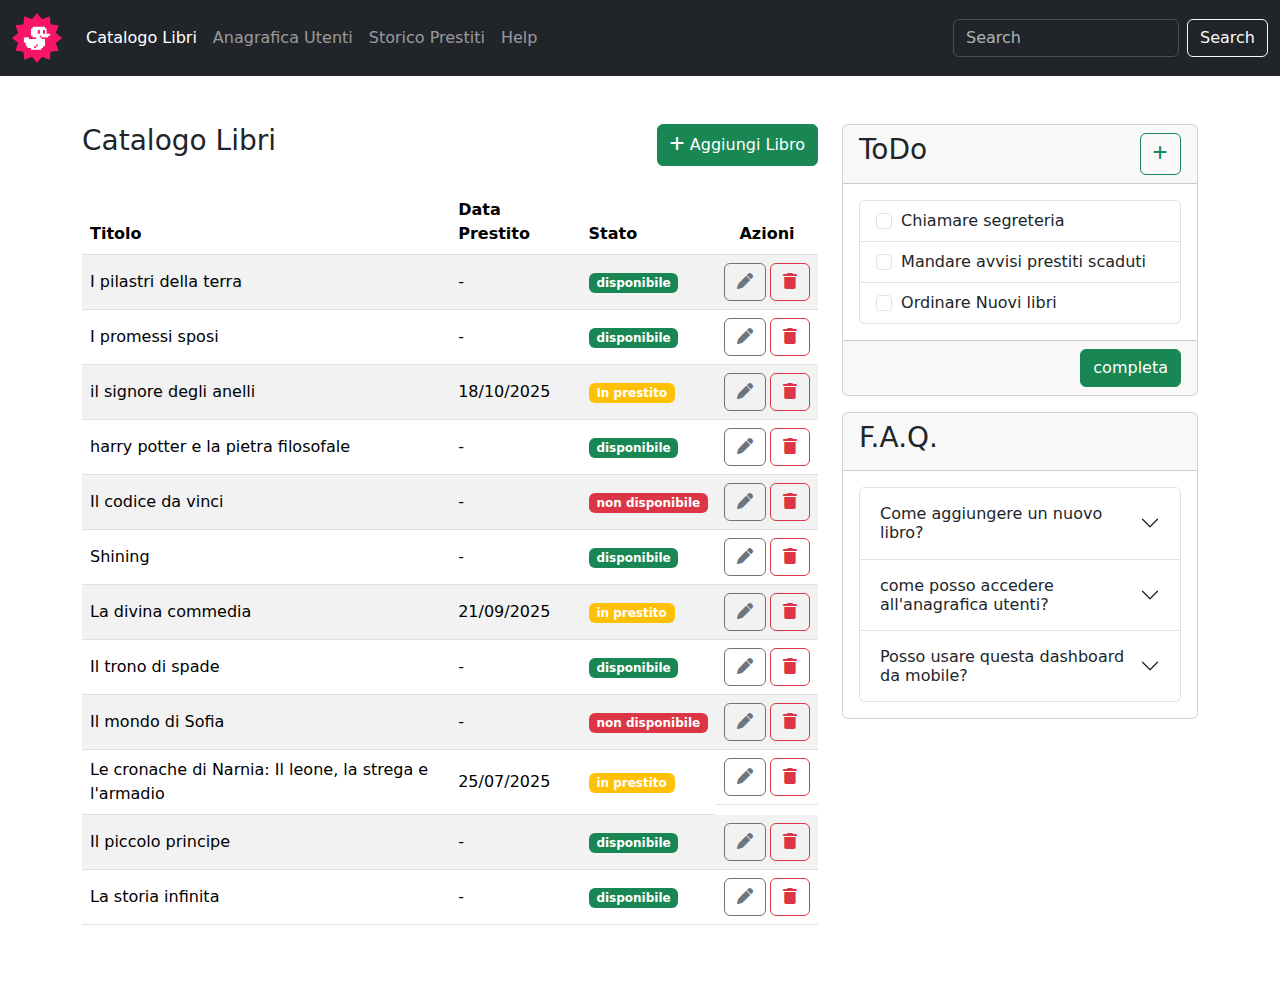
<file: index.html>
<!DOCTYPE html>
<html lang="en">
  <head>
    <meta charset="UTF-8" />
    <meta name="viewport" content="width=device-width, initial-scale=1.0" />
    <meta name="description" content="" />
    <meta name="author" content="Thomas Raimondi" />
    <meta name="keywords" content="" />
    <!-- Import Font Awesome-->
    <link
      rel="stylesheet"
      href="https://cdnjs.cloudflare.com/ajax/libs/font-awesome/6.7.2/css/all.min.css"
      integrity="sha512-Evv84Mr4kqVGRNSgIGL/F/aIDqQb7xQ2vcrdIwxfjThSH8CSR7PBEakCr51Ck+w+/U6swU2Im1vVX0SVk9ABhg=="
      crossorigin="anonymous"
      referrerpolicy="no-referrer"
    />
    <!-- Import CSS Bootstrap-->
    <link
      href="https://cdn.jsdelivr.net/npm/bootstrap@5.3.3/dist/css/bootstrap.min.css"
      rel="stylesheet"
      integrity="sha384-QWTKZyjpPEjISv5WaRU9OFeRpok6YctnYmDr5pNlyT2bRjXh0JMhjY6hW+ALEwIH"
      crossorigin="anonymous"
    />

    <!-- CSS Custom-->
    <link rel="stylesheet" href="./css/style.css" />
    <title>Catalogo Libri</title>
  </head>
  <body>
    <header>
      <nav class="navbar navbar-expand-lg bg-dark" data-bs-theme="dark">
        <div class="container-fluid">
          <a class="navbar-brand" href="./index.html">
            <img src="./img/duck.png" alt="logo-duck" />
          </a>
          <button
            class="navbar-toggler"
            type="button"
            data-bs-toggle="collapse"
            data-bs-target="#navbarSupportedContent"
            aria-controls="navbarSupportedContent"
            aria-expanded="false"
            aria-label="Toggle navigation"
          >
            <span class="navbar-toggler-icon"></span>
          </button>
          <div class="collapse navbar-collapse" id="navbarSupportedContent">
            <ul class="navbar-nav me-auto mb-2 mb-lg-0">
              <li class="nav-item">
                <a
                  class="nav-link active"
                  aria-current="page"
                  href="./index.html"
                  >Catalogo Libri</a
                >
              </li>
              <li class="nav-item">
                <a class="nav-link" href="#">Anagrafica Utenti</a>
              </li>
              <li class="nav-item">
                <a class="nav-link" href="#">Storico Prestiti</a>
              </li>
              <li class="nav-item">
                <a class="nav-link" href="#">Help</a>
              </li>
            </ul>
            <form class="d-flex" role="search">
              <input
                class="form-control me-2"
                type="search"
                placeholder="Search"
                aria-label="Search"
              />
              <button class="btn btn-outline-light" type="submit">
                Search
              </button>
            </form>
          </div>
        </div>
      </nav>
    </header>
    <main>
      <div class="container my-5">
        <div class="row">
          <div class="col-12 col-lg-8">
            <div class="add-books d-flex justify-content-between mb-4">
              <h3 class="fw-light">Catalogo Libri</h3>
              <!--Version with Offcanvas-->
              <button
                type="button"
                class="btn btn-success"
                data-bs-toggle="offcanvas"
                data-bs-target="#insert-offcanvas"
              >
                <i class="fa-solid fa-plus"></i> Aggiungi Libro
              </button>
              <!--Version With New pages-->
              <!-- <a class="btn btn-success" href="./add-books.html">Aggungi Libro</a> -->
            </div>
            <table class="table table-striped align-middle">
              <thead>
                <tr>
                  <th scope="col">Titolo</th>
                  <th class="d-none d-md-table-cell" scope="col">
                    Data Prestito
                  </th>
                  <th scope="col">Stato</th>
                  <th class="text-center" scope="col">Azioni</th>
                </tr>
              </thead>
              <tbody>
                <tr>
                  <td>I pilastri della terra</td>
                  <td class="d-none d-md-table-cell">-</td>
                  <td>
                    <span class="badge text-bg-success">disponibile</span>
                  </td>
                  <td class="d-flex gap-1 justify-content-center">
                    <button
                      type="button"
                      class="btn btn-outline-secondary mb-1 mb-xl-0"
                      data-bs-toggle="offcanvas"
                      data-bs-target="#edit-offcanvas"
                    >
                      <i class="fa-solid fa-pen"></i>
                    </button>
                    <button
                      type="button"
                      class="btn btn-outline-danger"
                      data-bs-toggle="modal"
                      data-bs-target="#delete-modal"
                    >
                      <i class="fa-solid fa-trash"></i>
                    </button>
                  </td>
                </tr>
                <tr>
                  <td>I promessi sposi</td>
                  <td class="d-none d-md-table-cell">-</td>
                  <td>
                    <span class="badge text-bg-success">disponibile</span>
                  </td>
                  <td class="d-flex gap-1 justify-content-center">
                    <button
                      type="button"
                      class="btn btn-outline-secondary mb-1 mb-xl-0"
                      data-bs-toggle="offcanvas"
                      data-bs-target="#edit-offcanvas"
                    >
                      <i class="fa-solid fa-pen"></i>
                    </button>
                    <button
                      type="button"
                      class="btn btn-outline-danger"
                      data-bs-toggle="modal"
                      data-bs-target="#delete-modal"
                    >
                      <i class="fa-solid fa-trash"></i>
                    </button>
                  </td>
                </tr>
                <tr>
                  <td>il signore degli anelli</td>
                  <td class="d-none d-md-table-cell">18/10/2025</td>
                  <td>
                    <span class="badge text-bg-warning text-white"
                      >In prestito</span
                    >
                  </td>
                  <td class="d-flex gap-1 justify-content-center">
                    <button
                      type="button"
                      class="btn btn-outline-secondary mb-1 mb-xl-0"
                      data-bs-toggle="offcanvas"
                      data-bs-target="#edit-offcanvas"
                    >
                      <i class="fa-solid fa-pen"></i>
                    </button>
                    <button
                      type="button"
                      class="btn btn-outline-danger"
                      data-bs-toggle="modal"
                      data-bs-target="#delete-modal"
                    >
                      <i class="fa-solid fa-trash"></i>
                    </button>
                  </td>
                </tr>
                <tr>
                  <td>harry potter e la pietra filosofale</td>
                  <td class="d-none d-md-table-cell">-</td>
                  <td>
                    <span class="badge text-bg-success">disponibile</span>
                  </td>
                  <td class="d-flex gap-1 justify-content-center">
                    <button
                      type="button"
                      class="btn btn-outline-secondary mb-1 mb-xl-0"
                      data-bs-toggle="offcanvas"
                      data-bs-target="#edit-offcanvas"
                    >
                      <i class="fa-solid fa-pen"></i>
                    </button>
                    <button
                      type="button"
                      class="btn btn-outline-danger"
                      data-bs-toggle="modal"
                      data-bs-target="#delete-modal"
                    >
                      <i class="fa-solid fa-trash"></i>
                    </button>
                  </td>
                </tr>
                <tr>
                  <td>Il codice da vinci</td>
                  <td class="d-none d-md-table-cell">-</td>
                  <td>
                    <span class="badge text-bg-danger">non disponibile</span>
                  </td>
                  <td class="d-flex gap-1 justify-content-center">
                    <button
                      type="button"
                      class="btn btn-outline-secondary mb-1 mb-xl-0"
                      data-bs-toggle="offcanvas"
                      data-bs-target="#edit-offcanvas"
                    >
                      <i class="fa-solid fa-pen"></i>
                    </button>
                    <button
                      type="button"
                      class="btn btn-outline-danger"
                      data-bs-toggle="modal"
                      data-bs-target="#delete-modal"
                    >
                      <i class="fa-solid fa-trash"></i>
                    </button>
                  </td>
                </tr>
                <tr>
                  <td>Shining</td>
                  <td class="d-none d-md-table-cell">-</td>
                  <td>
                    <span class="badge text-bg-success">disponibile</span>
                  </td>
                  <td class="d-flex gap-1 justify-content-center">
                    <button
                      type="button"
                      class="btn btn-outline-secondary mb-1 mb-xl-0"
                      data-bs-toggle="offcanvas"
                      data-bs-target="#edit-offcanvas"
                    >
                      <i class="fa-solid fa-pen"></i>
                    </button>
                    <button
                      type="button"
                      class="btn btn-outline-danger"
                      data-bs-toggle="modal"
                      data-bs-target="#delete-modal"
                    >
                      <i class="fa-solid fa-trash"></i>
                    </button>
                  </td>
                </tr>
                <tr>
                  <td>La divina commedia</td>
                  <td class="d-none d-md-table-cell">21/09/2025</td>
                  <td>
                    <span class="badge text-bg-warning text-white"
                      >in prestito</span
                    >
                  </td>
                  <td class="d-flex gap-1 justify-content-center">
                    <button
                      type="button"
                      class="btn btn-outline-secondary mb-1 mb-xl-0"
                      data-bs-toggle="offcanvas"
                      data-bs-target="#edit-offcanvas"
                    >
                      <i class="fa-solid fa-pen"></i>
                    </button>
                    <button
                      type="button"
                      class="btn btn-outline-danger"
                      data-bs-toggle="modal"
                      data-bs-target="#delete-modal"
                    >
                      <i class="fa-solid fa-trash"></i>
                    </button>
                  </td>
                </tr>
                <tr>
                  <td>Il trono di spade</td>
                  <td class="d-none d-md-table-cell">-</td>
                  <td>
                    <span class="badge text-bg-success">disponibile</span>
                  </td>
                  <td class="d-flex gap-1 justify-content-center">
                    <button
                      type="button"
                      class="btn btn-outline-secondary mb-1 mb-xl-0"
                      data-bs-toggle="offcanvas"
                      data-bs-target="#edit-offcanvas"
                    >
                      <i class="fa-solid fa-pen"></i>
                    </button>
                    <button
                      type="button"
                      class="btn btn-outline-danger"
                      data-bs-toggle="modal"
                      data-bs-target="#delete-modal"
                    >
                      <i class="fa-solid fa-trash"></i>
                    </button>
                  </td>
                </tr>
                <tr>
                  <td>Il mondo di Sofia</td>
                  <td class="d-none d-md-table-cell">-</td>
                  <td>
                    <span class="badge text-bg-danger">non disponibile</span>
                  </td>
                  <td class="d-flex gap-1 justify-content-center">
                    <button
                      type="button"
                      class="btn btn-outline-secondary mb-1 mb-xl-0"
                      data-bs-toggle="offcanvas"
                      data-bs-target="#edit-offcanvas"
                    >
                      <i class="fa-solid fa-pen"></i>
                    </button>
                    <button
                      type="button"
                      class="btn btn-outline-danger"
                      data-bs-toggle="modal"
                      data-bs-target="#delete-modal"
                    >
                      <i class="fa-solid fa-trash"></i>
                    </button>
                  </td>
                </tr>
                <tr>
                  <td>
                    Le cronache di Narnia: Il leone, la strega e l'armadio
                  </td>
                  <td class="d-none d-md-table-cell">25/07/2025</td>
                  <td>
                    <span class="badge text-bg-warning text-white"
                      >in prestito</span
                    >
                  </td>
                  <td class="d-flex gap-1 justify-content-center">
                    <button
                      type="button"
                      class="btn btn-outline-secondary mb-1 mb-xl-0"
                      data-bs-toggle="offcanvas"
                      data-bs-target="#edit-offcanvas"
                    >
                      <i class="fa-solid fa-pen"></i>
                    </button>
                    <button
                      type="button"
                      class="btn btn-outline-danger"
                      data-bs-toggle="modal"
                      data-bs-target="#delete-modal"
                    >
                      <i class="fa-solid fa-trash"></i>
                    </button>
                  </td>
                </tr>
                <tr>
                  <td>Il piccolo principe</td>
                  <td class="d-none d-md-table-cell">-</td>
                  <td>
                    <span class="badge text-bg-success">disponibile</span>
                  </td>
                  <td class="d-flex gap-1 justify-content-center">
                    <button
                      type="button"
                      class="btn btn-outline-secondary mb-1 mb-xl-0"
                      data-bs-toggle="offcanvas"
                      data-bs-target="#edit-offcanvas"
                    >
                      <i class="fa-solid fa-pen"></i>
                    </button>
                    <button
                      type="button"
                      class="btn btn-outline-danger"
                      data-bs-toggle="modal"
                      data-bs-target="#delete-modal"
                    >
                      <i class="fa-solid fa-trash"></i>
                    </button>
                  </td>
                </tr>
                <tr>
                  <td>La storia infinita</td>
                  <td class="d-none d-md-table-cell">-</td>
                  <td>
                    <span class="badge text-bg-success">disponibile</span>
                  </td>
                  <td class="d-flex gap-1 justify-content-center">
                    <button
                      type="button"
                      class="btn btn-outline-secondary mb-1 mb-xl-0"
                      data-bs-toggle="offcanvas"
                      data-bs-target="#edit-offcanvas"
                    >
                      <i class="fa-solid fa-pen"></i>
                    </button>
                    <button
                      type="button"
                      class="btn btn-outline-danger"
                      data-bs-toggle="modal"
                      data-bs-target="#delete-modal"
                    >
                      <i class="fa-solid fa-trash"></i>
                    </button>
                  </td>
                </tr>
              </tbody>
            </table>
          </div>
          <div class="col-12 col-lg-4">
            <div class="card mb-3">
              <div class="card-header fs-3 d-flex justify-content-between">
                <h3 class="fw-light">ToDo</h3>
                <button
                  type="button"
                  class="btn btn-outline-success"
                  data-bs-toggle="offcanvas"
                  data-bs-target="#add-todo-offcanvas"
                >
                  <i class="fa-solid fa-plus"></i>
                </button>
              </div>
              <div class="card-body">
                <ul class="list-group">
                  <li class="list-group-item">
                    <input
                      class="form-check-input me-1"
                      type="checkbox"
                      value=""
                      id="firstCheckbox"
                    />
                    <label class="form-check-label" for="firstCheckbox"
                      >Chiamare segreteria</label
                    >
                  </li>
                  <li class="list-group-item">
                    <input
                      class="form-check-input me-1"
                      type="checkbox"
                      value=""
                      id="secondCheckbox"
                    />
                    <label class="form-check-label" for="secondCheckbox"
                      >Mandare avvisi prestiti scaduti</label
                    >
                  </li>
                  <li class="list-group-item">
                    <input
                      class="form-check-input me-1"
                      type="checkbox"
                      value=""
                      id="thirdCheckbox"
                    />
                    <label class="form-check-label" for="thirdCheckbox"
                      >Ordinare Nuovi libri</label
                    >
                  </li>
                </ul>
              </div>
              <div class="card-footer text-end">
                <button
                  type="button"
                  class="btn btn-success"
                  data-bs-toggle="modal"
                  data-bs-target="#confirm-complete-todo-modal"
                >
                  completa
                </button>
              </div>
            </div>
            <div class="card">
              <div class="card-header fs-3">
                <h3 class="fw-light">F.A.Q.</h3>
              </div>
              <div class="card-body">
                <div class="accordion" id="accordionExample">
                  <div class="accordion-item">
                    <h2 class="accordion-header">
                      <button
                        class="accordion-button collapsed"
                        type="button"
                        data-bs-toggle="collapse"
                        data-bs-target="#collapseOne"
                        aria-expanded="false"
                        aria-controls="collapseOne"
                      >
                        Come aggiungere un nuovo libro?
                      </button>
                    </h2>
                    <div
                      id="collapseOne"
                      class="accordion-collapse collapse"
                      data-bs-parent="#accordionExample"
                    >
                      <div class="accordion-body">
                        <strong
                          >This is the second item's accordion body.</strong
                        >
                        It is hidden by default, until the collapse plugin adds
                        the appropriate classes that we use to style each
                        <code>.accordion-body</code>, though the transition does
                        limit overflow.
                      </div>
                    </div>
                  </div>
                  <div class="accordion-item">
                    <h2 class="accordion-header">
                      <button
                        class="accordion-button collapsed"
                        type="button"
                        data-bs-toggle="collapse"
                        data-bs-target="#collapseTwo"
                        aria-expanded="false"
                        aria-controls="collapseTwo"
                      >
                        come posso accedere all'anagrafica utenti?
                      </button>
                    </h2>
                    <div
                      id="collapseTwo"
                      class="accordion-collapse collapse"
                      data-bs-parent="#accordionExample"
                    >
                      <div class="accordion-body">
                        <strong
                          >This is the second item's accordion body.</strong
                        >
                        It is hidden by default, until the collapse plugin adds
                        the appropriate classes that we use to style each
                        <code>.accordion-body</code>, though the transition does
                        limit overflow.
                      </div>
                    </div>
                  </div>
                  <div class="accordion-item">
                    <h2 class="accordion-header">
                      <button
                        class="accordion-button collapsed"
                        type="button"
                        data-bs-toggle="collapse"
                        data-bs-target="#collapseThree"
                        aria-expanded="false"
                        aria-controls="collapseThree"
                      >
                        Posso usare questa dashboard da mobile?
                      </button>
                    </h2>
                    <div
                      id="collapseThree"
                      class="accordion-collapse collapse"
                      data-bs-parent="#accordionExample"
                    >
                      <div class="accordion-body">
                        <strong
                          >This is the third item's accordion body.</strong
                        >
                        It is hidden by default, until the collapse plugin adds
                        the appropriate classes that we use to style each
                        <code>.accordion-body</code>, though the transition does
                        limit overflow.
                      </div>
                    </div>
                  </div>
                </div>
              </div>
            </div>
          </div>
        </div>
      </div>
    </main>
    <!--Offcanvas add new books-->
    <div
      class="offcanvas offcanvas-start"
      data-bs-backdrop="static"
      tabindex="-1"
      id="insert-offcanvas"
      aria-labelledby="offcanvasExampleLabel"
    >
      <div class="offcanvas-header">
        <h5 class="offcanvas-title" id="insert-offcanvas-Label">
          Aggiungi un Libro
        </h5>
        <button
          type="button"
          class="btn-close"
          data-bs-dismiss="offcanvas"
          aria-label="Close"
        ></button>
      </div>
      <div class="offcanvas-body">
        <form>
          <div class="row">
            <div class="col-6">
              <div class="mb-3">
                <label for="formGroupExampleInput" class="form-label"
                  >Nome Autore</label
                >
                <input
                  type="text"
                  class="form-control"
                  id="formGroupExampleInput"
                  placeholder="inserisci il titolo"
                />
              </div>
            </div>
            <div class="col-6">
              <div class="mb-3">
                <label for="formGroupExampleInput" class="form-label"
                  >Cognome Autore</label
                >
                <input
                  type="text"
                  class="form-control"
                  id="formGroupExampleInput"
                  placeholder="inserisci il titolo"
                />
              </div>
            </div>
          </div>
          <div class="col-12">
            <div class="mb-3">
              <label for="formGroupExampleInput" class="form-label"
                >Titolo</label
              >
              <input
                type="text"
                class="form-control"
                id="formGroupExampleInput"
                placeholder="inserisci il titolo"
              />
            </div>
          </div>
          <div class="col-12">
            <div class="mb-3">
              <label for="formGroupExampleInput" class="form-label"
                >Genere</label
              >
              <select class="form-select" aria-label="Default select example">
                <option selected>-</option>
                <option value="1">disponibile</option>
                <option value="2">in prestito</option>
                <option value="3">non disponibile</option>
              </select>
            </div>
          </div>
          <div class="col-12">
            <div class="mb-3">
              <label for="formGroupExampleInput" class="form-label"
                >Anno di Pubblicazione</label
              >
              <input
                type="text"
                class="form-control"
                id="formGroupExampleInput"
                placeholder="inserisci il titolo"
              />
            </div>
          </div>
          <div class="col-12">
            <div class="mb-3">
              <label for="formGroupExampleInput" class="form-label"
                >ISBN#</label
              >
              <input
                type="number"
                class="form-control"
                id="formGroupExampleInput"
                placeholder="inserisci il titolo"
              />
            </div>
          </div>
          <div class="col-12"><hr /></div>
          <div class="col-12">
            <div class="mb-3">
              <label for="formGroupExampleInput" class="form-label">Note</label>
              <textarea
                class="form-control"
                id="exampleFormControlTextarea1"
                rows="3"
              ></textarea>
            </div>
          </div>
          <div class="col-12">
            <div class="mb-3">
              <input
                class="form-check-input"
                type="checkbox"
                value=""
                id="flexCheckDefault"
              />
              <label class="form-check-label" for="flexCheckDefault">
                Disponibile in digitale
              </label>
            </div>
          </div>
          <div class="my-5 text-end">
            <button type="submit" class="btn btn-secondary">annulla</button>
            <button type="submit" class="btn btn-success">Aggiungi</button>
          </div>
        </form>
      </div>
    </div>
    <!--Offcanvas edit books-->
    <div
      class="offcanvas offcanvas-start"
      data-bs-backdrop="static"
      tabindex="-1"
      id="edit-offcanvas"
      aria-labelledby="offcanvasExampleLabel"
    >
      <div class="offcanvas-header">
        <h5 class="offcanvas-title" id="edit-offcanvas-Label">
          Modifica un Libro
        </h5>
        <button
          type="button"
          class="btn-close"
          data-bs-dismiss="offcanvas"
          aria-label="Close"
        ></button>
      </div>
      <div class="offcanvas-body">
        <form class="mt-3">
          <div class="mb-3">
            <label for="formGroupExampleInput" class="form-label">Titolo</label>
            <input
              type="text"
              class="form-control"
              id="formGroupExampleInput"
              placeholder="inserisci il titolo"
            />
          </div>
          <div class="mb-3">
            <label for="formGroupExampleInput2" class="form-label"
              >Data Prestito</label
            >
            <input
              type="text"
              class="form-control"
              id="formGroupExampleInput2"
              placeholder="inserisci la data del prestito"
            />
          </div>
          <div class="mb-3">
            <label for="formGroupExampleInput" class="form-label">Stato</label>
            <select class="form-select" aria-label="Default select example">
              <option selected>-</option>
              <option value="1">disponibile</option>
              <option value="2">in prestito</option>
              <option value="3">non disponibile</option>
            </select>
          </div>
          <div class="mt-5 text-end">
            <button
              type="button"
              class="btn btn-secondary"
              data-bs-dismiss="offcanvas"
            >
              annulla
            </button>
            <button type="submit" class="btn btn-warning">modifica</button>
          </div>
        </form>
      </div>
    </div>
    <!--Offcanvas add new todo-->
    <div
      class="offcanvas offcanvas-end"
      data-bs-backdrop="static"
      tabindex="-1"
      id="add-todo-offcanvas"
      aria-labelledby="offcanvasExampleLabel"
    >
      <div class="offcanvas-header">
        <h5 class="offcanvas-title" id="add-todo-offcanvas-Label">
          Aggiungi Attività
        </h5>
        <button
          type="button"
          class="btn-close"
          data-bs-dismiss="offcanvas"
          aria-label="Close"
        ></button>
      </div>
      <div class="offcanvas-body">
        <form class="mt-3">
          <div class="mb-3">
            <label for="formGroupExampleInput" class="form-label">Titolo</label>
            <input
              type="text"
              class="form-control"
              id="formGroupExampleInput"
              placeholder="inserisci il titolo"
            />
          </div>

          <div class="mt-5 text-end">
            <button
              type="button"
              class="btn btn-secondary"
              data-bs-dismiss="offcanvas"
            >
              annulla
            </button>
            <button type="submit" class="btn btn-success">aggiungi</button>
          </div>
        </form>
      </div>
    </div>
    <!--Modal delete books-->
    <div
      class="modal fade"
      id="delete-modal"
      tabindex="-1"
      aria-labelledby="delete-modal-Label"
      aria-hidden="true"
      data-bs-backdrop="static"
    >
      <div class="modal-dialog modal-dialog-centered">
        <div class="modal-content">
          <div class="modal-header">
            <h1 class="modal-title fs-5" id="exampleModalLabel">
              Eliminare il libro
            </h1>
            <button
              type="button"
              class="btn-close"
              data-bs-dismiss="modal"
              aria-label="Close"
            ></button>
          </div>
          <div class="modal-body">
            <span>Confermi di eliminare il libro?</span>
          </div>
          <div class="modal-footer">
            <button
              type="submit"
              class="btn btn-secondary"
              data-bs-dismiss="modal"
            >
              annulla
            </button>
            <button
              type="button"
              class="btn btn-danger"
              data-bs-dismiss="modal"
            >
              elimina
            </button>
          </div>
        </div>
      </div>
    </div>
    <!--Modal complete todo-->
    <div
      class="modal fade"
      id="confirm-complete-todo-modal"
      tabindex="-1"
      aria-labelledby="onfirm-complete-todo-modal-Label"
      aria-hidden="true"
      data-bs-backdrop="static"
    >
      <div class="modal-dialog modal-dialog-centered">
        <div class="modal-content">
          <div class="modal-header">
            <h1 class="modal-title fs-5" id="exampleModalLabel">
              Conferma completamento attività
            </h1>
            <button
              type="button"
              class="btn-close"
              data-bs-dismiss="modal"
              aria-label="Close"
            ></button>
          </div>
          <div class="modal-body">
            <span>Comfermi di aver completato le attività selezionate?</span>
          </div>
          <div class="modal-footer">
            <button
              type="button"
              class="btn btn-secondary"
              data-bs-dismiss="modal"
            >
              annulla
            </button>
            <button
              type="button"
              class="btn btn-success"
              data-bs-dismiss="modal"
            >
              Conferma
            </button>
          </div>
        </div>
      </div>
    </div>
    <script
      src="https://cdn.jsdelivr.net/npm/bootstrap@5.3.3/dist/js/bootstrap.bundle.min.js"
      integrity="sha384-YvpcrYf0tY3lHB60NNkmXc5s9fDVZLESaAA55NDzOxhy9GkcIdslK1eN7N6jIeHz"
      crossorigin="anonymous"
    ></script>
  </body>
</html>
</file>
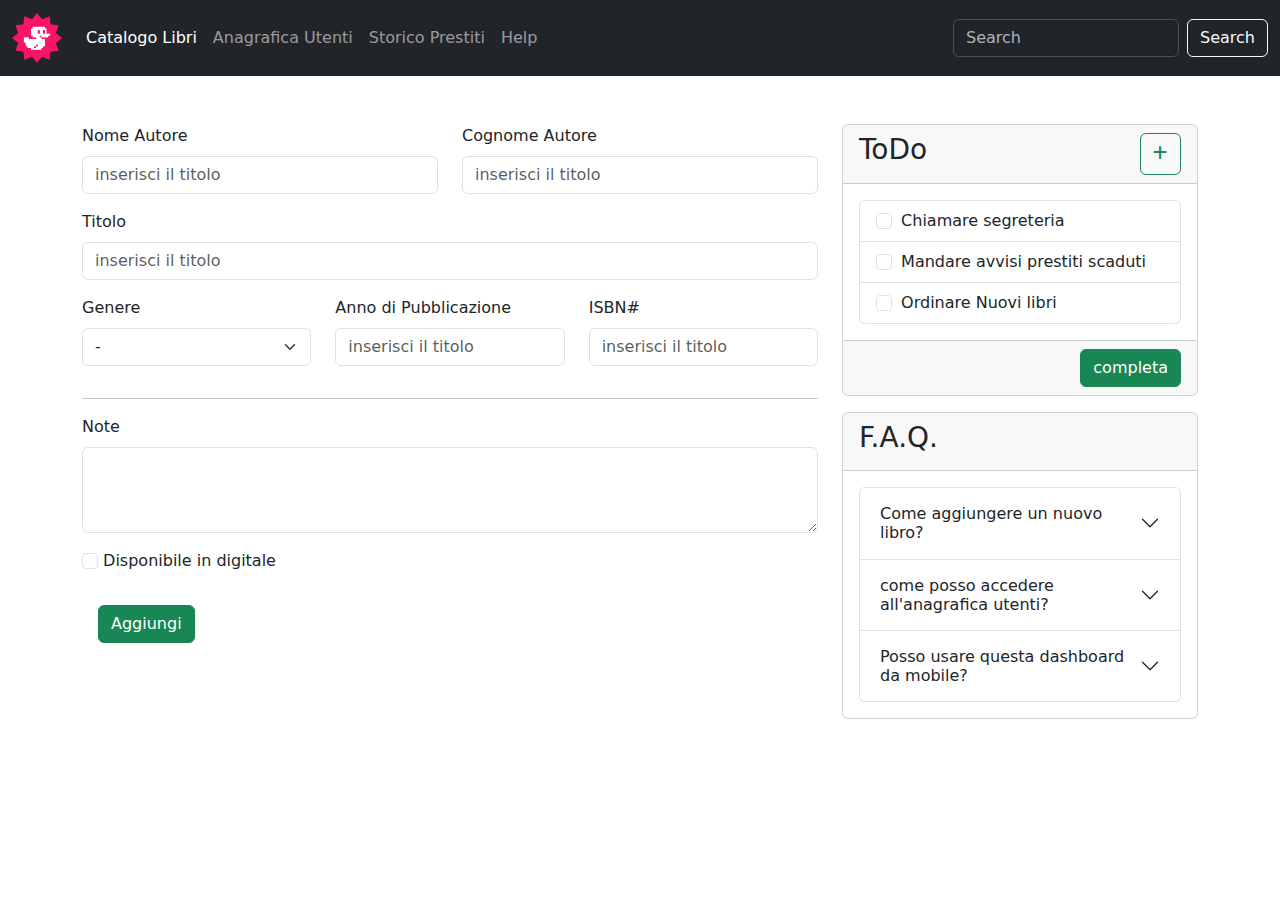
<file: add-books.html>
<!DOCTYPE html>
<html lang="en">
  <head>
    <meta charset="UTF-8" />
    <meta name="viewport" content="width=device-width, initial-scale=1.0" />
    <meta name="description" content="" />
    <meta name="author" content="Thomas Raimondi" />
    <meta name="keywords" content="" />
    <!-- Import Font Awesome-->
    <link
      rel="stylesheet"
      href="https://cdnjs.cloudflare.com/ajax/libs/font-awesome/6.7.2/css/all.min.css"
      integrity="sha512-Evv84Mr4kqVGRNSgIGL/F/aIDqQb7xQ2vcrdIwxfjThSH8CSR7PBEakCr51Ck+w+/U6swU2Im1vVX0SVk9ABhg=="
      crossorigin="anonymous"
      referrerpolicy="no-referrer"
    />
    <!-- Import CSS Bootstrap-->
    <link
      href="https://cdn.jsdelivr.net/npm/bootstrap@5.3.3/dist/css/bootstrap.min.css"
      rel="stylesheet"
      integrity="sha384-QWTKZyjpPEjISv5WaRU9OFeRpok6YctnYmDr5pNlyT2bRjXh0JMhjY6hW+ALEwIH"
      crossorigin="anonymous"
    />

    <!-- CSS Custom-->
    <link rel="stylesheet" href="./css/style.css" />
    <title>Catalogo Libri</title>
  </head>
  <body>
    <header>
      <nav class="navbar navbar-expand-lg bg-dark" data-bs-theme="dark">
        <div class="container-fluid">
          <a class="navbar-brand" href="./index.html">
            <img src="./img/duck.png" alt="logo-duck" />
          </a>
          <button
            class="navbar-toggler"
            type="button"
            data-bs-toggle="collapse"
            data-bs-target="#navbarSupportedContent"
            aria-controls="navbarSupportedContent"
            aria-expanded="false"
            aria-label="Toggle navigation"
          >
            <span class="navbar-toggler-icon"></span>
          </button>
          <div class="collapse navbar-collapse" id="navbarSupportedContent">
            <ul class="navbar-nav me-auto mb-2 mb-lg-0">
              <li class="nav-item">
                <a
                  class="nav-link active"
                  aria-current="page"
                  href="./index.html"
                  >Catalogo Libri</a
                >
              </li>
              <li class="nav-item">
                <a class="nav-link" href="#">Anagrafica Utenti</a>
              </li>
              <li class="nav-item">
                <a class="nav-link" href="#">Storico Prestiti</a>
              </li>
              <li class="nav-item">
                <a class="nav-link" href="#">Help</a>
              </li>
            </ul>
            <form class="d-flex" role="search">
              <input
                class="form-control me-2"
                type="search"
                placeholder="Search"
                aria-label="Search"
              />
              <button class="btn btn-outline-light" type="submit">
                Search
              </button>
            </form>
          </div>
        </div>
      </nav>
    </header>
    <main>
      <div class="container my-5">
        <div class="row">
          <div class="col-12 col-lg-8">
            <form>
              <div class="row">
                <div class="col-6">
                  <div class="mb-3">
                    <label for="formGroupExampleInput" class="form-label"
                      >Nome Autore</label
                    >
                    <input
                      type="text"
                      class="form-control"
                      id="formGroupExampleInput"
                      placeholder="inserisci il titolo"
                    />
                  </div>
                </div>
                <div class="col-6">
                  <div class="mb-3">
                    <label for="formGroupExampleInput" class="form-label"
                      >Cognome Autore</label
                    >
                    <input
                      type="text"
                      class="form-control"
                      id="formGroupExampleInput"
                      placeholder="inserisci il titolo"
                    />
                  </div>
                </div>
                <div class="col-12">
                  <div class="mb-3">
                    <label for="formGroupExampleInput" class="form-label"
                      >Titolo</label
                    >
                    <input
                      type="text"
                      class="form-control"
                      id="formGroupExampleInput"
                      placeholder="inserisci il titolo"
                    />
                  </div>
                </div>
                <div class="col-12 col-lg-4">
                  <div class="mb-3">
                    <label for="formGroupExampleInput" class="form-label"
                      >Genere</label
                    >
                    <select
                      class="form-select"
                      aria-label="Default select example"
                    >
                      <option selected>-</option>
                      <option value="1">disponibile</option>
                      <option value="2">in prestito</option>
                      <option value="3">non disponibile</option>
                    </select>
                  </div>
                </div>
                <div class="col-12 col-lg-4">
                  <div class="mb-3">
                    <label for="formGroupExampleInput" class="form-label"
                      >Anno di Pubblicazione</label
                    >
                    <input
                      type="text"
                      class="form-control"
                      id="formGroupExampleInput"
                      placeholder="inserisci il titolo"
                    />
                  </div>
                </div>
                <div class="col-12 col-lg-4">
                  <div class="mb-3">
                    <label for="formGroupExampleInput" class="form-label"
                      >ISBN#</label
                    >
                    <input
                      type="number"
                      class="form-control"
                      id="formGroupExampleInput"
                      placeholder="inserisci il titolo"
                    />
                  </div>
                </div>
                <div class="col-12"><hr /></div>
                <div class="col-12">
                  <div class="mb-3">
                    <label for="formGroupExampleInput" class="form-label"
                      >Note</label
                    >
                    <textarea
                      class="form-control"
                      id="exampleFormControlTextarea1"
                      rows="3"
                    ></textarea>
                  </div>
                </div>
                <div class="col-12">
                  <div class="mb-3">
                    <input
                      class="form-check-input"
                      type="checkbox"
                      value=""
                      id="flexCheckDefault"
                    />
                    <label class="form-check-label" for="flexCheckDefault">
                      Disponibile in digitale
                    </label>
                  </div>
                </div>
              </div>
              <button type="submit" class="btn btn-success m-3">
                Aggiungi
              </button>
            </form>
          </div>
          <div class="col-12 col-lg-4">
            <div class="card mb-3">
              <div class="card-header fs-3 d-flex justify-content-between">
                <h3 class="fw-light">ToDo</h3>
                <button
                  type="button"
                  class="btn btn-outline-success"
                  data-bs-toggle="offcanvas"
                  data-bs-target="#add-todo-offcanvas"
                >
                  <i class="fa-solid fa-plus"></i>
                </button>
              </div>
              <div class="card-body">
                <ul class="list-group">
                  <li class="list-group-item">
                    <input
                      class="form-check-input me-1"
                      type="checkbox"
                      value=""
                      id="firstCheckbox"
                    />
                    <label class="form-check-label" for="firstCheckbox"
                      >Chiamare segreteria</label
                    >
                  </li>
                  <li class="list-group-item">
                    <input
                      class="form-check-input me-1"
                      type="checkbox"
                      value=""
                      id="secondCheckbox"
                    />
                    <label class="form-check-label" for="secondCheckbox"
                      >Mandare avvisi prestiti scaduti</label
                    >
                  </li>
                  <li class="list-group-item">
                    <input
                      class="form-check-input me-1"
                      type="checkbox"
                      value=""
                      id="thirdCheckbox"
                    />
                    <label class="form-check-label" for="thirdCheckbox"
                      >Ordinare Nuovi libri</label
                    >
                  </li>
                </ul>
              </div>
              <div class="card-footer text-end">
                <button
                  type="button"
                  class="btn btn-success"
                  data-bs-toggle="modal"
                  data-bs-target="#confirm-complete-todo-modal"
                >
                  completa
                </button>
              </div>
            </div>
            <div class="card">
              <div class="card-header fs-3">
                <h3 class="fw-light">F.A.Q.</h3>
              </div>
              <div class="card-body">
                <div class="accordion" id="accordionExample">
                  <div class="accordion-item">
                    <h2 class="accordion-header">
                      <button
                        class="accordion-button collapsed"
                        type="button"
                        data-bs-toggle="collapse"
                        data-bs-target="#collapseOne"
                        aria-expanded="false"
                        aria-controls="collapseOne"
                      >
                        Come aggiungere un nuovo libro?
                      </button>
                    </h2>
                    <div
                      id="collapseOne"
                      class="accordion-collapse collapse"
                      data-bs-parent="#accordionExample"
                    >
                      <div class="accordion-body">
                        <strong
                          >This is the second item's accordion body.</strong
                        >
                        It is hidden by default, until the collapse plugin adds
                        the appropriate classes that we use to style each
                        <code>.accordion-body</code>, though the transition does
                        limit overflow.
                      </div>
                    </div>
                  </div>
                  <div class="accordion-item">
                    <h2 class="accordion-header">
                      <button
                        class="accordion-button collapsed"
                        type="button"
                        data-bs-toggle="collapse"
                        data-bs-target="#collapseTwo"
                        aria-expanded="false"
                        aria-controls="collapseTwo"
                      >
                        come posso accedere all'anagrafica utenti?
                      </button>
                    </h2>
                    <div
                      id="collapseTwo"
                      class="accordion-collapse collapse"
                      data-bs-parent="#accordionExample"
                    >
                      <div class="accordion-body">
                        <strong
                          >This is the second item's accordion body.</strong
                        >
                        It is hidden by default, until the collapse plugin adds
                        the appropriate classes that we use to style each
                        <code>.accordion-body</code>, though the transition does
                        limit overflow.
                      </div>
                    </div>
                  </div>
                  <div class="accordion-item">
                    <h2 class="accordion-header">
                      <button
                        class="accordion-button collapsed"
                        type="button"
                        data-bs-toggle="collapse"
                        data-bs-target="#collapseThree"
                        aria-expanded="false"
                        aria-controls="collapseThree"
                      >
                        Posso usare questa dashboard da mobile?
                      </button>
                    </h2>
                    <div
                      id="collapseThree"
                      class="accordion-collapse collapse"
                      data-bs-parent="#accordionExample"
                    >
                      <div class="accordion-body">
                        <strong
                          >This is the third item's accordion body.</strong
                        >
                        It is hidden by default, until the collapse plugin adds
                        the appropriate classes that we use to style each
                        <code>.accordion-body</code>, though the transition does
                        limit overflow.
                      </div>
                    </div>
                  </div>
                </div>
              </div>
            </div>
          </div>
        </div>
      </div>
    </main>
    <!--Offcanvas edit books-->
    <div
      class="offcanvas offcanvas-start"
      data-bs-backdrop="static"
      tabindex="-1"
      id="edit-offcanvas"
      aria-labelledby="offcanvasExampleLabel"
    >
      <div class="offcanvas-header">
        <h5 class="offcanvas-title" id="edit-offcanvas-Label">
          Modifica un Libro
        </h5>
        <button
          type="button"
          class="btn-close"
          data-bs-dismiss="offcanvas"
          aria-label="Close"
        ></button>
      </div>
      <div class="offcanvas-body">
        <form class="mt-3">
          <div class="mb-3">
            <label for="formGroupExampleInput" class="form-label">Titolo</label>
            <input
              type="text"
              class="form-control"
              id="formGroupExampleInput"
              placeholder="inserisci il titolo"
            />
          </div>
          <div class="mb-3">
            <label for="formGroupExampleInput2" class="form-label"
              >Data Prestito</label
            >
            <input
              type="text"
              class="form-control"
              id="formGroupExampleInput2"
              placeholder="inserisci la data del prestito"
            />
          </div>
          <div class="mb-3">
            <label for="formGroupExampleInput" class="form-label">Stato</label>
            <select class="form-select" aria-label="Default select example">
              <option selected>-</option>
              <option value="1">disponibile</option>
              <option value="2">in prestito</option>
              <option value="3">non disponibile</option>
            </select>
          </div>
          <div class="mt-5 text-end">
            <button
              type="button"
              class="btn btn-secondary"
              data-bs-dismiss="offcanvas"
            >
              annulla
            </button>
            <button type="submit" class="btn btn-warning">modifica</button>
          </div>
        </form>
      </div>
    </div>
    <!--Offcanvas add new todo-->
    <div
      class="offcanvas offcanvas-end"
      data-bs-backdrop="static"
      tabindex="-1"
      id="add-todo-offcanvas"
      aria-labelledby="offcanvasExampleLabel"
    >
      <div class="offcanvas-header">
        <h5 class="offcanvas-title" id="add-todo-offcanvas-Label">
          Aggiungi Attività
        </h5>
        <button
          type="button"
          class="btn-close"
          data-bs-dismiss="offcanvas"
          aria-label="Close"
        ></button>
      </div>
      <div class="offcanvas-body">
        <form class="mt-3">
          <div class="mb-3">
            <label for="formGroupExampleInput" class="form-label">Titolo</label>
            <input
              type="text"
              class="form-control"
              id="formGroupExampleInput"
              placeholder="inserisci il titolo"
            />
          </div>

          <div class="mt-5 text-end">
            <button
              type="button"
              class="btn btn-secondary"
              data-bs-dismiss="offcanvas"
            >
              annulla
            </button>
            <button type="submit" class="btn btn-success">aggiungi</button>
          </div>
        </form>
      </div>
    </div>
    <!--Modal delete books-->
    <div
      class="modal fade"
      id="delete-modal"
      tabindex="-1"
      aria-labelledby="delete-modal-Label"
      aria-hidden="true"
      data-bs-backdrop="static"
    >
      <div class="modal-dialog modal-dialog-centered">
        <div class="modal-content">
          <div class="modal-header">
            <h1 class="modal-title fs-5" id="exampleModalLabel">
              Eliminare il libro
            </h1>
            <button
              type="button"
              class="btn-close"
              data-bs-dismiss="modal"
              aria-label="Close"
            ></button>
          </div>
          <div class="modal-body">
            <span>Confermi di eliminare il libro?</span>
          </div>
          <div class="modal-footer">
            <button
              type="submit"
              class="btn btn-secondary"
              data-bs-dismiss="modal"
            >
              annulla
            </button>
            <button
              type="button"
              class="btn btn-danger"
              data-bs-dismiss="modal"
            >
              elimina
            </button>
          </div>
        </div>
      </div>
    </div>
    <!--Modal complete todo-->
    <div
      class="modal fade"
      id="confirm-complete-todo-modal"
      tabindex="-1"
      aria-labelledby="onfirm-complete-todo-modal-Label"
      aria-hidden="true"
      data-bs-backdrop="static"
    >
      <div class="modal-dialog modal-dialog-centered">
        <div class="modal-content">
          <div class="modal-header">
            <h1 class="modal-title fs-5" id="exampleModalLabel">
              Conferma completamento attività
            </h1>
            <button
              type="button"
              class="btn-close"
              data-bs-dismiss="modal"
              aria-label="Close"
            ></button>
          </div>
          <div class="modal-body">
            <span>Comfermi di aver completato le attività selezionate?</span>
          </div>
          <div class="modal-footer">
            <button
              type="button"
              class="btn btn-secondary"
              data-bs-dismiss="modal"
            >
              annulla
            </button>
            <button
              type="button"
              class="btn btn-success"
              data-bs-dismiss="modal"
            >
              Conferma
            </button>
          </div>
        </div>
      </div>
    </div>
    <script
      src="https://cdn.jsdelivr.net/npm/bootstrap@5.3.3/dist/js/bootstrap.bundle.min.js"
      integrity="sha384-YvpcrYf0tY3lHB60NNkmXc5s9fDVZLESaAA55NDzOxhy9GkcIdslK1eN7N6jIeHz"
      crossorigin="anonymous"
    ></script>
  </body>
</html>
</file>
<file: css/style.css>
/* # UTILS */

.debug,
.debug * {
  border: 2px dashed red;
}

/* Navbar */

.navbar-brand img {
  width: 50px;
}
</file>
